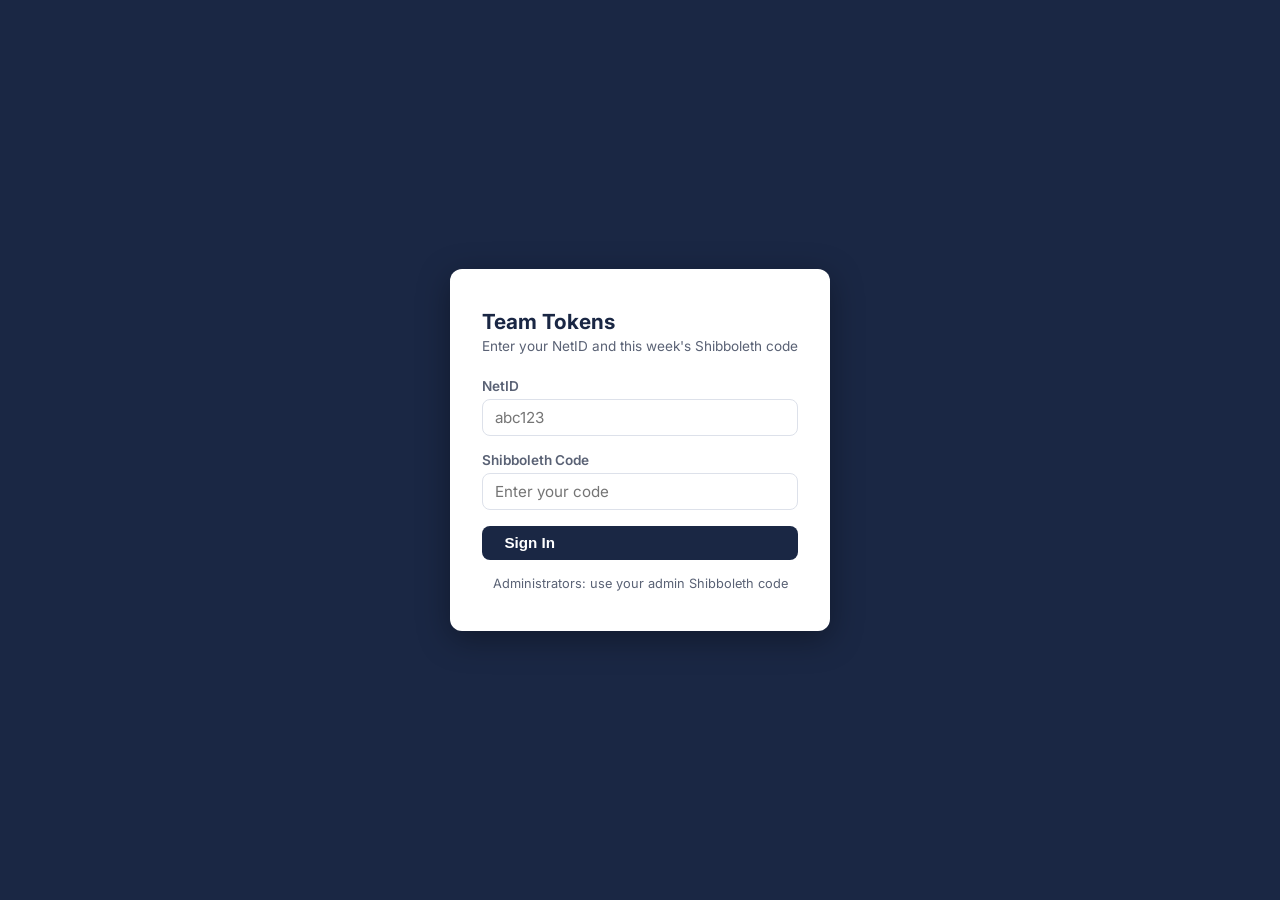
<file: index.html>
<!DOCTYPE html>
<html lang="en">
<head>
  <meta charset="UTF-8">
  <meta name="viewport" content="width=device-width, initial-scale=1.0">
  <title>Team Tokens — Sign In</title>
  <link rel="preconnect" href="https://fonts.googleapis.com">
  <link href="https://fonts.googleapis.com/css2?family=Inter:wght@400;600;700&display=swap" rel="stylesheet">
  <link rel="stylesheet" href="frontend/css/style.css">
</head>
<body>
<div class="login-wrap">
  <div class="login-card">
    <h1>Team Tokens</h1>
    <p class="subtitle">Enter your NetID and this week's Shibboleth code</p>

    <div id="login-error" class="status-bar error hidden"></div>

    <form id="login-form" novalidate>
      <label for="netid">NetID</label>
      <input type="text" id="netid" name="netid"
             autocomplete="username" placeholder="abc123" required>

      <label for="shibboleth">Shibboleth Code</label>
      <input type="password" id="shibboleth" name="shibboleth"
             autocomplete="off" placeholder="Enter your code" required>

      <button type="submit" class="btn btn-primary" style="width:100%" id="login-btn">
        Sign In
      </button>
    </form>

    <p class="text-sub" style="margin-top:1rem;text-align:center;font-size:.8rem">
      Administrators: use your admin Shibboleth code
    </p>
  </div>
</div>

<script type="module">
import { Auth } from './frontend/js/api.js';

const form   = document.getElementById('login-form');
const errBox = document.getElementById('login-error');
const btn    = document.getElementById('login-btn');

form.addEventListener('submit', async (e) => {
  e.preventDefault();
  errBox.classList.add('hidden');
  btn.disabled    = true;
  btn.textContent = 'Signing in…';

  const netid      = document.getElementById('netid').value.trim();
  const shibboleth = document.getElementById('shibboleth').value;

  try {
    const user = await Auth.login(netid, shibboleth);
    if (user.role === 'administrator' || user.role === 'instructor') {
      window.location.href = 'frontend/pages/admin.html';
    } else {
      window.location.href = 'frontend/pages/dashboard.html';
    }
  } catch (err) {
    errBox.textContent = err.message;
    errBox.classList.remove('hidden');
    btn.disabled    = false;
    btn.textContent = 'Sign In';
  }
});
</script>
</body>
</html>
</file>
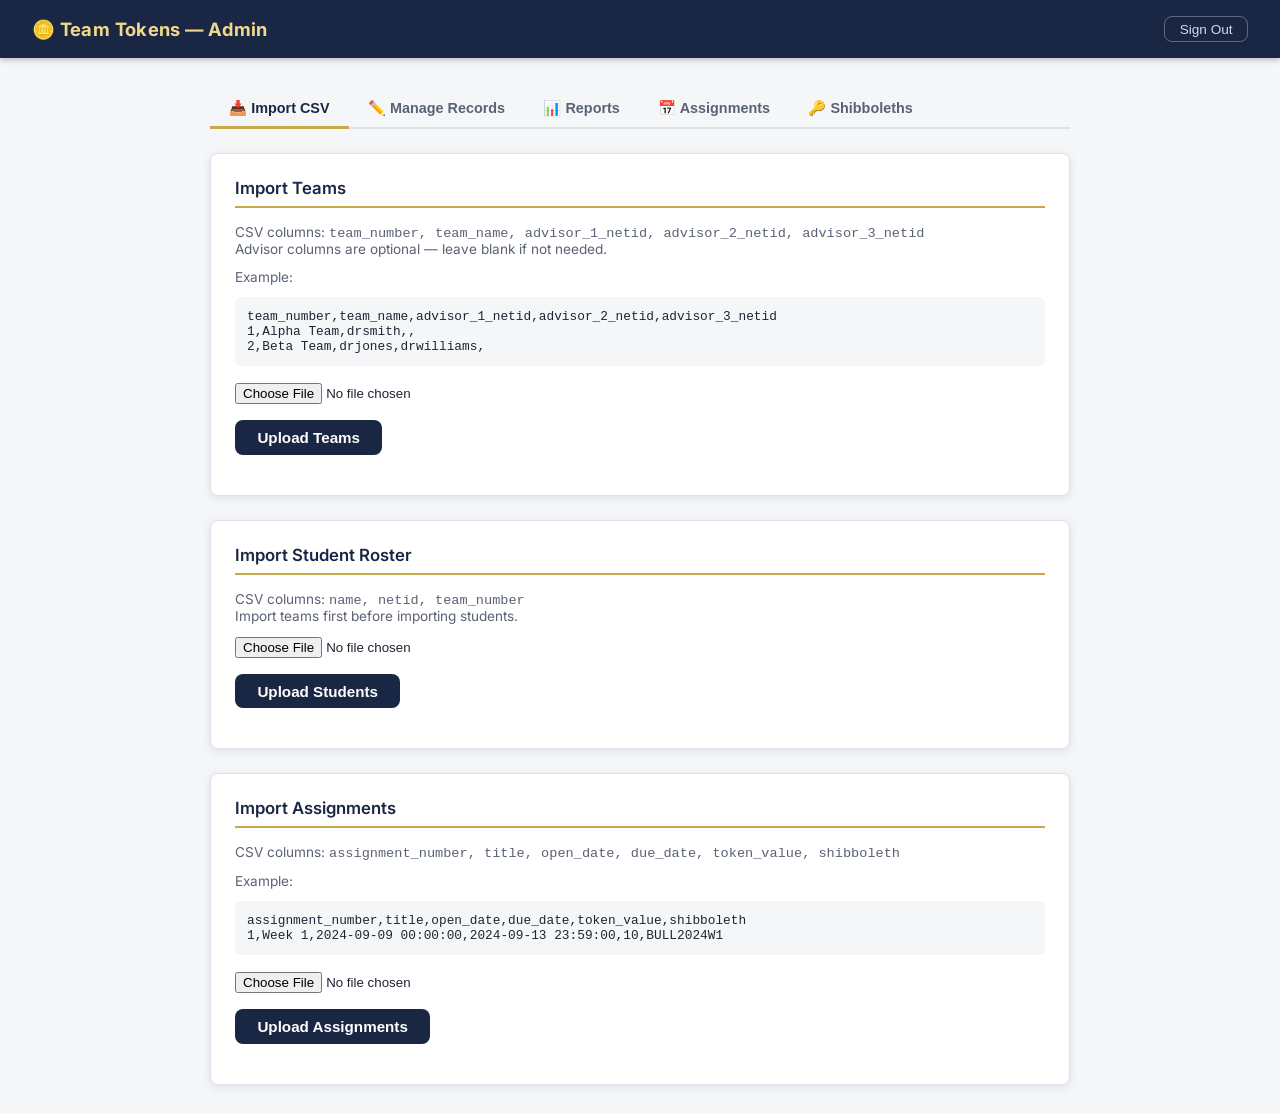
<file: frontend/pages/admin.html>
<!DOCTYPE html>
<html lang="en">
<head>
  <meta charset="UTF-8">
  <meta name="viewport" content="width=device-width, initial-scale=1.0">
  <title>Team Tokens — Admin</title>
  <link rel="preconnect" href="https://fonts.googleapis.com">
  <link href="https://fonts.googleapis.com/css2?family=Inter:wght@400;600;700&family=JetBrains+Mono:wght@400;600&display=swap" rel="stylesheet">
  <link rel="stylesheet" href="../css/style.css">
</head>
<body>

<header class="app-header">
  <span class="brand">🪙 Team Tokens — Admin</span>
  <span class="user-info" id="header-role"></span>
  <button class="btn-logout" id="logout-btn">Sign Out</button>
</header>

<div class="page-wrap">

  <div class="tab-bar">
    <button class="tab-btn active" data-tab="import">📥 Import CSV</button>
    <button class="tab-btn" data-tab="manage">✏️ Manage Records</button>
    <button class="tab-btn" data-tab="reports">📊 Reports</button>
    <button class="tab-btn" data-tab="assignments">📅 Assignments</button>
    <button class="tab-btn" data-tab="shibboleth">🔑 Shibboleths</button>
  </div>

  <!-- ── Tab: Import ─────────────────────────────────────────────────── -->
  <div id="tab-import">
    <div class="card">
      <h2>Import Teams</h2>
      <p class="text-sub" style="margin-bottom:.75rem">
        CSV columns: <code>team_number, team_name, advisor_1_netid, advisor_2_netid, advisor_3_netid</code><br>
        Advisor columns are optional — leave blank if not needed.
      </p>
      <p class="text-sub" style="margin-bottom:.75rem">Example:</p>
      <pre style="background:#f5f6f8;padding:.75rem;border-radius:6px;font-size:.8rem;margin-bottom:1rem">team_number,team_name,advisor_1_netid,advisor_2_netid,advisor_3_netid
1,Alpha Team,drsmith,,
2,Beta Team,drjones,drwilliams,</pre>
      <input type="file" id="import-teams-file" accept=".csv">
      <div class="btn-row">
        <button class="btn btn-primary" id="import-teams-btn">Upload Teams</button>
      </div>
      <div id="import-teams-result" class="mt1"></div>
    </div>

    <div class="card">
      <h2>Import Student Roster</h2>
      <p class="text-sub" style="margin-bottom:.75rem">
        CSV columns: <code>name, netid, team_number</code><br>
        Import teams first before importing students.
      </p>
      <input type="file" id="import-students-file" accept=".csv">
      <div class="btn-row">
        <button class="btn btn-primary" id="import-students-btn">Upload Students</button>
      </div>
      <div id="import-students-result" class="mt1"></div>
    </div>

    <div class="card">
      <h2>Import Assignments</h2>
      <p class="text-sub" style="margin-bottom:.75rem">
        CSV columns: <code>assignment_number, title, open_date, due_date, token_value, shibboleth</code>
      </p>
      <p class="text-sub" style="margin-bottom:.75rem">Example:</p>
      <pre style="background:#f5f6f8;padding:.75rem;border-radius:6px;font-size:.8rem;margin-bottom:1rem">assignment_number,title,open_date,due_date,token_value,shibboleth
1,Week 1,2024-09-09 00:00:00,2024-09-13 23:59:00,10,BULL2024W1</pre>
      <input type="file" id="import-assignments-file" accept=".csv">
      <div class="btn-row">
        <button class="btn btn-primary" id="import-assignments-btn">Upload Assignments</button>
      </div>
      <div id="import-assignments-result" class="mt1"></div>
    </div>
  </div>

  <!-- ── Tab: Manage ─────────────────────────────────────────────────── -->
  <div id="tab-manage" class="hidden">
    <div class="card">
      <h2>Students</h2>
      <div class="btn-row" style="margin-bottom:1rem">
        <button class="btn btn-secondary btn-sm" id="refresh-students">↻ Refresh</button>
      </div>
      <div id="students-table-wrap">Loading…</div>
    </div>
    <div class="card">
      <h2>Teams</h2>
      <div class="btn-row" style="margin-bottom:1rem">
        <button class="btn btn-secondary btn-sm" id="refresh-teams">↻ Refresh</button>
      </div>
      <div id="teams-table-wrap">Loading…</div>
    </div>
  </div>

  <!-- ── Tab: Reports ────────────────────────────────────────────────── -->
  <div id="tab-reports" class="hidden">
    <div class="card">
      <h2>Student Report</h2>
      <label for="report-student-select">Select Student</label>
      <select id="report-student-select"><option value="">— choose —</option></select>
      <div class="btn-row">
        <button class="btn btn-primary btn-sm" id="run-student-report">View Report</button>
        <button class="btn btn-secondary btn-sm" id="export-student-csv">Export CSV</button>
      </div>
      <div id="student-report-output" class="mt1"></div>
    </div>

    <div class="card">
      <h2>Advisor Report</h2>
      <label for="report-advisor-select">Select Advisor</label>
      <select id="report-advisor-select"><option value="">— choose —</option></select>
      <div class="btn-row">
        <button class="btn btn-primary btn-sm" id="run-advisor-report">View Report</button>
        <button class="btn btn-secondary btn-sm" id="export-advisor-csv">Export CSV</button>
      </div>
      <div id="advisor-report-output" class="mt1"></div>
    </div>

    <div class="card">
      <h2>Team Report</h2>
      <label for="report-team-select">Select Team</label>
      <select id="report-team-select"><option value="">— choose —</option></select>
      <div class="btn-row">
        <button class="btn btn-primary btn-sm" id="run-team-report">View Report</button>
        <button class="btn btn-secondary btn-sm" id="export-team-csv">Export CSV</button>
      </div>
      <div id="team-report-output" class="mt1"></div>
    </div>
  </div>

  <!-- ── Tab: Assignments ─────────────────────────────────────────────── -->
  <div id="tab-assignments" class="hidden">
    <div class="card">
      <h2>Create / Edit Assignment</h2>
      <input type="hidden" id="assignment-id">
      <label>Assignment Number</label>
      <input type="number" id="assignment-number" min="1">
      <label>Title</label>
      <input type="text" id="assignment-title">
      <label>Open Date</label>
      <input type="datetime-local" id="assignment-open">
      <label>Due Date</label>
      <input type="datetime-local" id="assignment-due">
      <label>Token Value</label>
      <input type="number" id="assignment-tokens" min="1" value="10">
      <label>Shibboleth Code</label>
      <input type="text" id="assignment-shibboleth" placeholder="e.g. BULL2024W1">
      <label>
        <input type="checkbox" id="assignment-active"> Active
      </label>
      <div class="btn-row mt1">
        <button class="btn btn-primary" id="save-assignment-btn">Save Assignment</button>
        <button class="btn btn-secondary" id="clear-assignment-btn">Clear</button>
      </div>
    </div>
    <div class="card">
      <h2>All Assignments</h2>
      <button class="btn btn-secondary btn-sm" id="refresh-assignments">↻ Refresh</button>
      <div id="assignments-table-wrap" class="mt1">Loading…</div>
    </div>
  </div>

  <!-- ── Tab: Shibboleths ─────────────────────────────────────────────── -->
  <div id="tab-shibboleth" class="hidden">
    <div class="card">
      <h2>🔑 Update Admin Shibboleth</h2>
      <p class="text-sub" style="margin-bottom:1rem">
        This is the code <strong>you</strong> use to log into the admin dashboard.
        Change it whenever you like. Keep it somewhere safe — there is no recovery
        other than updating it directly in the database via TablePlus.
      </p>
      <label for="admin-shib-input">New Admin Shibboleth Code</label>
      <input type="text" id="admin-shib-input" placeholder="Enter new admin shibboleth">
      <div class="btn-row">
        <button class="btn btn-primary" id="update-admin-shib-btn">Update Admin Shibboleth</button>
      </div>
      <div id="admin-shib-result" class="mt1"></div>
    </div>

    <div class="card">
      <h2>📋 Assignment Shibboleths</h2>
      <p class="text-sub" style="margin-bottom:1rem">
        These are the codes students use each week. They are set when you import
        or create assignments. To change a shibboleth, edit the assignment in the
        Assignments tab.
      </p>
      <button class="btn btn-secondary btn-sm" id="refresh-shibboleths">↻ Refresh</button>
      <div id="shibboleth-table-wrap" class="mt1">Loading…</div>
    </div>
  </div>

</div><!-- /page-wrap -->

<script type="module">
import { Auth, AdminImport, AdminReports, AdminManage } from '../js/api.js';

document.getElementById('logout-btn').addEventListener('click', async () => {
  await Auth.logout();
  window.location.href = '../../index.html';
});

// ── Tabs ─────────────────────────────────────────────────────────────────────
document.querySelectorAll('.tab-btn').forEach(btn => {
  btn.addEventListener('click', () => {
    document.querySelectorAll('.tab-btn').forEach(b => b.classList.remove('active'));
    btn.classList.add('active');
    document.querySelectorAll('[id^="tab-"]').forEach(t => t.classList.add('hidden'));
    document.getElementById('tab-' + btn.dataset.tab).classList.remove('hidden');
    if (btn.dataset.tab === 'manage')      loadManage();
    if (btn.dataset.tab === 'reports')     loadReportSelects();
    if (btn.dataset.tab === 'assignments') loadAssignments();
    if (btn.dataset.tab === 'shibboleth') loadShibboleths();
  });
});

// ── CSV Imports ───────────────────────────────────────────────────────────────
function setupImport(type, fileId, btnId, resultId) {
  document.getElementById(btnId).addEventListener('click', async () => {
    const file = document.getElementById(fileId).files[0];
    if (!file) { alert('Please select a CSV file first.'); return; }
    const res = document.getElementById(resultId);
    res.innerHTML = 'Uploading…';
    try {
      const data = await AdminImport.upload(type, file);
      res.innerHTML = `<span style="color:var(--success)">✅ ${data.created} record(s) imported.</span>`;
    } catch (err) {
      const errs = err.errors?.length
        ? '<ul>' + err.errors.map(e => `<li>${escHtml(e)}</li>`).join('') + '</ul>'
        : '';
      res.innerHTML = `<span style="color:var(--danger)">Error: ${escHtml(err.message)}</span>${errs}`;
    }
  });
}
setupImport('teams',       'import-teams-file',       'import-teams-btn',       'import-teams-result');
setupImport('students',    'import-students-file',    'import-students-btn',    'import-students-result');
setupImport('assignments', 'import-assignments-file', 'import-assignments-btn', 'import-assignments-result');

// ── Admin Shibboleth ──────────────────────────────────────────────────────────
document.getElementById('update-admin-shib-btn').addEventListener('click', async () => {
  const val = document.getElementById('admin-shib-input').value.trim();
  const res = document.getElementById('admin-shib-result');
  if (!val) { res.innerHTML = '<span style="color:var(--danger)">Please enter a shibboleth code.</span>'; return; }
  if (!confirm('Are you sure? You will need this new code to log in next time.')) return;
  try {
    await AdminImport.updateAdminShibboleth(val);
    res.innerHTML = '<span style="color:var(--success)">✅ Admin shibboleth updated. Use the new code on your next login.</span>';
    document.getElementById('admin-shib-input').value = '';
  } catch(e) {
    res.innerHTML = `<span style="color:var(--danger)">Error: ${escHtml(e.message)}</span>`;
  }
});

// ── Shibboleth tab — show assignment shibboleths ───────────────────────────────
async function loadShibboleths() {
  const wrap = document.getElementById('shibboleth-table-wrap');
  try {
    const list = await AdminManage.list('assignment');
    if (!list?.length) { wrap.innerHTML = '<p class="text-sub">No assignments yet.</p>'; return; }
    wrap.innerHTML = buildTable(
      list,
      ['assignment_number','title','open_date','due_date','shibboleth','is_active'],
      ['#','Title','Opens','Due','Shibboleth Code','Active']
    );
  } catch { wrap.textContent = 'Error loading assignments.'; }
}
document.getElementById('refresh-shibboleths').addEventListener('click', loadShibboleths);

// ── Manage tab ────────────────────────────────────────────────────────────────
async function loadManage() {
  try {
    const students = await AdminManage.list('student');
    document.getElementById('students-table-wrap').innerHTML = buildTable(
      students,
      ['name','netid','team_number','team_name'],
      ['Name','NetID','Team #','Team Name']
    );
  } catch { document.getElementById('students-table-wrap').textContent = 'Error loading students.'; }

  try {
    const teams = await AdminManage.list('team');
    document.getElementById('teams-table-wrap').innerHTML = buildTable(
      teams, ['team_number','team_name'], ['Team #','Team Name']
    );
  } catch { document.getElementById('teams-table-wrap').textContent = 'Error loading teams.'; }
}
document.getElementById('refresh-students').addEventListener('click', loadManage);
document.getElementById('refresh-teams').addEventListener('click', loadManage);

// ── Reports tab ───────────────────────────────────────────────────────────────
async function loadReportSelects() {
  try {
    const [students, advisors, teams] = await Promise.all([
      AdminReports.listStudents(), AdminReports.listAdvisors(), AdminReports.listTeams()
    ]);
    populateSelect('report-student-select', students, 'id', s => `${s.name} (${s.netid})`);
    populateSelect('report-advisor-select', advisors,  'id', a => a.name);
    populateSelect('report-team-select',    teams,     'id', t => `Team ${t.team_number}: ${t.team_name}`);
  } catch(e) { console.error(e); }
}

document.getElementById('run-student-report').addEventListener('click', async () => {
  const id = document.getElementById('report-student-select').value;
  if (!id) return;
  try {
    const data = await AdminReports.student(id);
    document.getElementById('student-report-output').innerHTML =
      `<h3>${escHtml(data.student.name)} (${escHtml(data.student.netid)})</h3>` +
      buildTable(data.assignments,
        ['assignment_number','title','tokens_cast','tokens_received','is_final','has_warnings'],
        ['Assignment','Title','Tokens Cast','Tokens Received','Final','Warnings']);
  } catch(e) { alert(e.message); }
});
document.getElementById('export-student-csv').addEventListener('click', () => {
  const id = document.getElementById('report-student-select').value;
  if (id) AdminReports.exportCsv('student', id);
});

document.getElementById('run-advisor-report').addEventListener('click', async () => {
  const id = document.getElementById('report-advisor-select').value;
  if (!id) return;
  try {
    const data = await AdminReports.advisor(id);
    document.getElementById('advisor-report-output').innerHTML =
      `<h3>${escHtml(data.advisor.name)}</h3>` +
      buildTable(data.grade_distribution,
        ['assignment_number','grade','count'], ['Assignment','Grade','Count']);
  } catch(e) { alert(e.message); }
});
document.getElementById('export-advisor-csv').addEventListener('click', () => {
  const id = document.getElementById('report-advisor-select').value;
  if (id) AdminReports.exportCsv('advisor', id);
});

document.getElementById('run-team-report').addEventListener('click', async () => {
  const id = document.getElementById('report-team-select').value;
  if (!id) return;
  try {
    const data = await AdminReports.team(id);
    document.getElementById('team-report-output').innerHTML =
      buildTable(data.data,
        ['name','netid','assignment_number','tokens_cast','tokens_received','is_final'],
        ['Name','NetID','Assignment','Cast','Received','Final']);
  } catch(e) { alert(e.message); }
});
document.getElementById('export-team-csv').addEventListener('click', () => {
  const id = document.getElementById('report-team-select').value;
  if (id) AdminReports.exportCsv('team', id);
});

// ── Assignments tab ───────────────────────────────────────────────────────────
async function loadAssignments() {
  try {
    const list = await AdminManage.list('assignment');
    document.getElementById('assignments-table-wrap').innerHTML = buildTable(
      list,
      ['assignment_number','title','open_date','due_date','token_value','shibboleth','is_active'],
      ['#','Title','Opens','Due','Tokens','Shibboleth','Active']
    );
  } catch { document.getElementById('assignments-table-wrap').textContent = 'Error.'; }
}
document.getElementById('refresh-assignments').addEventListener('click', loadAssignments);

document.getElementById('save-assignment-btn').addEventListener('click', async () => {
  const id = document.getElementById('assignment-id').value;
  const body = {
    assignment_number: parseInt(document.getElementById('assignment-number').value, 10),
    title:       document.getElementById('assignment-title').value,
    open_date:   document.getElementById('assignment-open').value,
    due_date:    document.getElementById('assignment-due').value,
    token_value: parseInt(document.getElementById('assignment-tokens').value, 10),
    shibboleth:  document.getElementById('assignment-shibboleth').value.trim(),
    is_active:   document.getElementById('assignment-active').checked,
  };
  try {
    if (id) { await AdminManage.update('assignment', id, body); }
    else    { await AdminManage.create('assignment', body); }
    clearAssignmentForm();
    loadAssignments();
  } catch(e) { alert(e.message); }
});
document.getElementById('clear-assignment-btn').addEventListener('click', clearAssignmentForm);

function clearAssignmentForm() {
  ['assignment-id','assignment-number','assignment-title','assignment-open',
   'assignment-due','assignment-shibboleth'].forEach(id => {
    document.getElementById(id).value = '';
  });
  document.getElementById('assignment-tokens').value  = 10;
  document.getElementById('assignment-active').checked = false;
}

// ── Utils ─────────────────────────────────────────────────────────────────────
function buildTable(rows, fields, headers) {
  if (!rows?.length) return '<p class="text-sub">No data.</p>';
  return `<table class="data-table">
    <thead><tr>${headers.map(h => `<th>${escHtml(h)}</th>`).join('')}</tr></thead>
    <tbody>${rows.map(r =>
      `<tr>${fields.map(f => `<td>${escHtml(String(r[f] ?? ''))}</td>`).join('')}</tr>`
    ).join('')}</tbody>
  </table>`;
}
function populateSelect(id, items, valField, labelFn) {
  const sel = document.getElementById(id);
  sel.innerHTML = '<option value="">— choose —</option>' +
    items.map(i => `<option value="${i[valField]}">${escHtml(labelFn(i))}</option>`).join('');
}
function escHtml(s) {
  return String(s).replace(/&/g,'&amp;').replace(/</g,'&lt;').replace(/>/g,'&gt;');
}
</script>
</body>
</html>
</file>
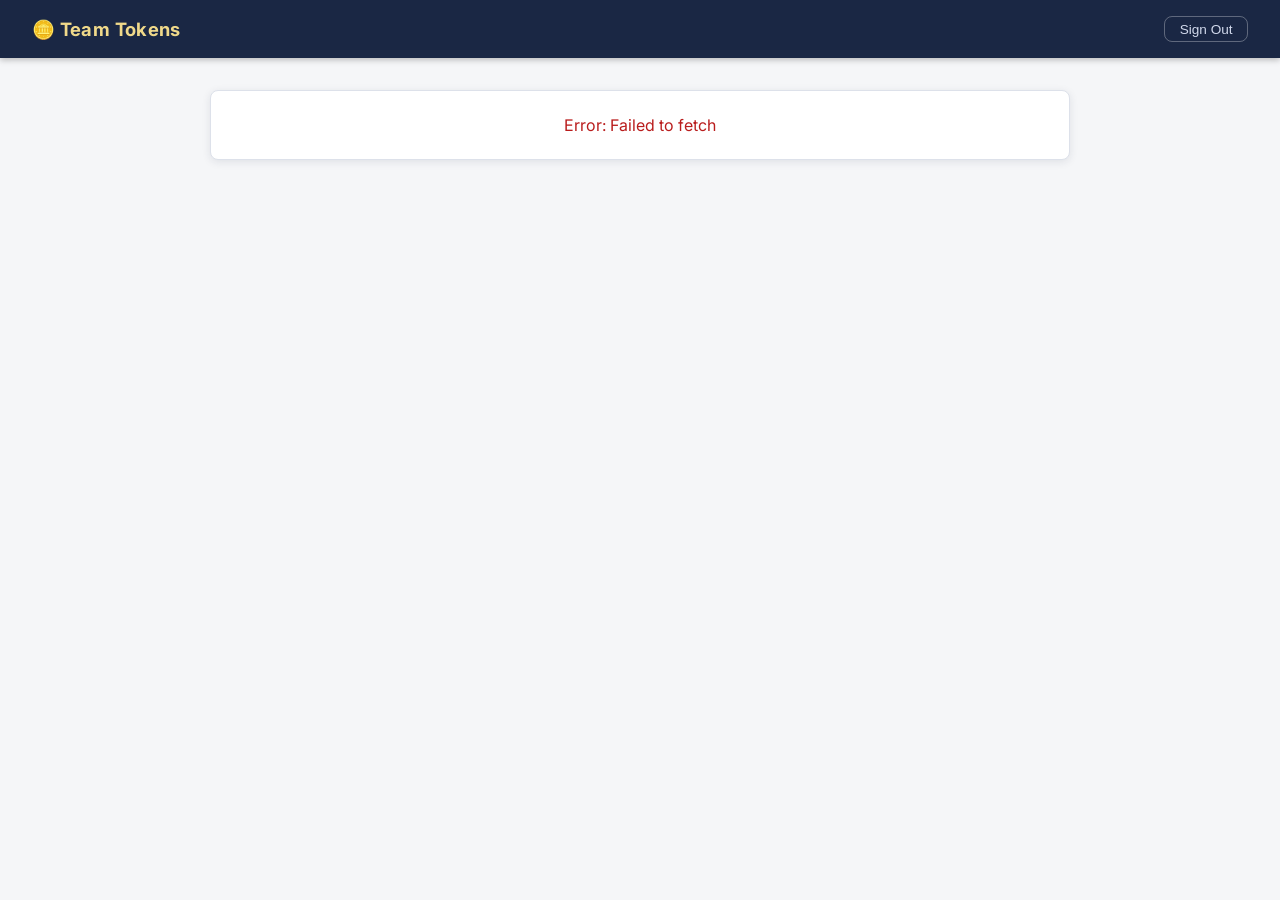
<file: frontend/pages/dashboard.html>
<!DOCTYPE html>
<html lang="en">
<head>
  <meta charset="UTF-8">
  <meta name="viewport" content="width=device-width, initial-scale=1.0">
  <title>Team Tokens — Dashboard</title>
  <link rel="preconnect" href="https://fonts.googleapis.com">
  <link href="https://fonts.googleapis.com/css2?family=Inter:wght@400;600;700&family=JetBrains+Mono:wght@400;600&display=swap" rel="stylesheet">
  <link rel="stylesheet" href="../css/style.css">
</head>
<body>

<header class="app-header">
  <span class="brand">🪙 Team Tokens</span>
  <span class="user-info" id="header-user"></span>
  <button class="btn-logout" id="logout-btn">Sign Out</button>
</header>

<div class="page-wrap">

  <!-- Loading -->
  <div id="loading" class="card" style="text-align:center;color:var(--text-sub)">
    Loading your dashboard…
  </div>

  <!-- Main content (hidden until loaded) -->
  <div id="main" class="hidden">

    <!-- Team Info -->
    <div class="card">
      <h2>📋 Assignment</h2>
      <div id="assignment-info"></div>
    </div>

    <!-- Status Bar -->
    <div id="status-bar" class="status-bar error" style="margin-bottom:1rem"></div>

    <!-- Token Allocation -->
    <div class="card">
      <h2>🪙 Token Allocation</h2>
      <p class="text-sub" style="margin-bottom:1rem">
        Distribute exactly <strong id="token-required">?</strong> tokens among your teammates.
      </p>
      <div id="teammate-list"></div>
      <div class="token-summary">
        <span>Total allocated:</span>
        <span class="token-total" id="token-total-display">0</span>
        <span id="token-total-label"></span>
      </div>
    </div>

    <!-- Advisor Grades -->
    <div class="card">
      <h2>⭐ Advisor Evaluations</h2>
      <div id="advisor-list"></div>
    </div>

    <!-- Advisor Meeting -->
    <div class="card">
      <h2>💬 Advisor Meeting</h2>
      <label for="meeting-ans">Did your team meet with your advisor this week?
        Briefly describe what was discussed.</label>
      <textarea id="meeting-ans" rows="4" maxlength="2000"
                placeholder="Describe your advisor meeting…"></textarea>
    </div>

    <!-- Comments -->
    <div class="card">
      <h2>📝 Comments</h2>
      <label for="comments">Additional comments (required if warnings are present)</label>
      <textarea id="comments" rows="4" maxlength="5000"
                placeholder="Optional comments…"></textarea>
    </div>

    <!-- Actions -->
    <div class="btn-row">
      <button class="btn btn-secondary" id="save-draft-btn">💾 Save Draft</button>
      <button class="btn btn-primary"   id="submit-btn">✅ Final Submit</button>
    </div>
    <p class="text-sub mt1" id="submit-note"></p>

  </div><!-- /main -->
</div><!-- /page-wrap -->

<script type="module">
import { Auth, Student } from '../js/api.js';

// ── State ───────────────────────────────────────────────────────────────────
let dashData      = null;
let tokenRequired = 0;
// Map<recipient_id, tokens>
const allocationMap = {};

// ── Boot ────────────────────────────────────────────────────────────────────
async function boot() {
  try {
    dashData = await Student.getDashboard();
  } catch (err) {
    if (err.status === 401) {
      window.location.href = '../index.html';
      return;
    }
    showFatalError(err.message);
    return;
  }

  const { team, teammates, advisors, assignment, draft } = dashData;

  document.getElementById('loading').classList.add('hidden');
  document.getElementById('main').classList.remove('hidden');
  document.getElementById('header-user').textContent =
    `${dashData.name ?? ''} — Team ${team.team_number}: ${team.team_name}`;

  if (!assignment) {
    document.getElementById('assignment-info').innerHTML =
      '<p class="text-sub">No assignment is currently open.</p>';
    document.getElementById('save-draft-btn').disabled = true;
    document.getElementById('submit-btn').disabled = true;
    return;
  }

  tokenRequired = parseInt(assignment.token_value, 10);
  document.getElementById('token-required').textContent = tokenRequired;

  renderAssignment(assignment);
  renderTeammates(teammates, draft);
  renderAdvisors(advisors, draft);
  restoreDraft(draft);
  updateStatus();
}

// ── Render assignment info ───────────────────────────────────────────────────
function renderAssignment(a) {
  const due = new Date(a.due_date).toLocaleString();
  document.getElementById('assignment-info').innerHTML = `
    <p><strong>Assignment ${a.assignment_number}:</strong> ${escHtml(a.title ?? '')}</p>
    <p class="text-sub">Due: ${due}</p>
  `;
}

// ── Render token rows ─────────────────────────────────────────────────────────
function renderTeammates(teammates, draft) {
  const container = document.getElementById('teammate-list');
  if (!teammates.length) {
    container.innerHTML = '<p class="text-sub">No teammates found.</p>';
    return;
  }

  // Pre-fill from draft
  if (draft?.token_allocations) {
    for (const a of draft.token_allocations) {
      allocationMap[a.recipient_id] = a.tokens ?? 0;
    }
  } else {
    // Default: distribute evenly
    const share = Math.floor(tokenRequired / teammates.length);
    teammates.forEach(t => { allocationMap[t.id] = share; });
  }

  container.innerHTML = teammates.map(t => `
    <div class="teammate-row" data-id="${t.id}">
      <div>
        <div class="teammate-name">${escHtml(t.name)}</div>
        <div class="teammate-netid">${escHtml(t.netid)}</div>
      </div>
      <input type="range" class="token-slider" min="0" max="${tokenRequired}"
             value="${allocationMap[t.id] ?? 0}" data-id="${t.id}">
      <input type="number" class="token-num" min="0" max="${tokenRequired}"
             value="${allocationMap[t.id] ?? 0}" data-id="${t.id}">
      <div class="inc-dec">
        <button data-id="${t.id}" data-delta="-1">−</button>
        <button data-id="${t.id}" data-delta="1">+</button>
      </div>
    </div>
  `).join('');

  // ── Sync the three controls ─────────────────────────────────────────────
  container.addEventListener('input', (e) => {
    const id = parseInt(e.target.dataset.id, 10);
    if (!id) return;
    const val = Math.max(0, parseInt(e.target.value, 10) || 0);
    setAllocation(id, val);
  });

  container.addEventListener('click', (e) => {
    const delta = e.target.dataset.delta;
    const id    = parseInt(e.target.dataset.id, 10);
    if (!delta || !id) return;
    setAllocation(id, (allocationMap[id] ?? 0) + parseInt(delta, 10));
  });
}

function setAllocation(id, val) {
  val = Math.max(0, val);
  allocationMap[id] = val;
  // Update all controls for this id
  document.querySelectorAll(`[data-id="${id}"]`).forEach(el => {
    if (el.tagName === 'INPUT') el.value = val;
  });
  updateStatus();
}

// ── Render advisor grade rows ─────────────────────────────────────────────────
function renderAdvisors(advisors, draft) {
  const container = document.getElementById('advisor-list');
  if (!advisors.length) {
    container.innerHTML = '<p class="text-sub">No advisors assigned.</p>';
    return;
  }

  const savedGrades = {};
  if (draft?.advisor_grades) {
    draft.advisor_grades.forEach(g => { savedGrades[g.advisor_id] = g.grade; });
  }

  container.innerHTML = advisors.map(a => `
    <div class="advisor-row">
      <span class="advisor-name">${escHtml(a.name)}</span>
      <select class="grade-select" data-advisor-id="${a.id}">
        <option value="">— Select grade —</option>
        ${['A','B','C','D','F'].map(g =>
          `<option value="${g}" ${savedGrades[a.id] === g ? 'selected' : ''}>${g}</option>`
        ).join('')}
      </select>
    </div>
  `).join('');

  container.addEventListener('change', updateStatus);
}

// ── Restore draft text fields ─────────────────────────────────────────────────
function restoreDraft(draft) {
  if (!draft) return;
  document.getElementById('meeting-ans').value = draft.advisor_meeting_ans ?? '';
  document.getElementById('comments').value    = draft.comments ?? '';
  if (draft.is_final) {
    document.getElementById('submit-btn').disabled  = true;
    document.getElementById('save-draft-btn').disabled = true;
    document.getElementById('submit-note').textContent =
      'This submission is final. Contact your instructor to reopen it.';
  }
}

// ── Validation & status ───────────────────────────────────────────────────────
function collectPayload() {
  const token_allocations = Object.entries(allocationMap).map(([recipient_id, tokens]) => ({
    recipient_id: parseInt(recipient_id, 10),
    tokens: parseInt(tokens, 10),
  }));

  const advisor_grades = [...document.querySelectorAll('.grade-select')]
    .filter(s => s.value)
    .map(s => ({ advisor_id: parseInt(s.dataset.advisorId, 10), grade: s.value }));

  return {
    assignment_id:      dashData.assignment.id,
    token_allocations,
    advisor_grades,
    advisor_meeting_ans: document.getElementById('meeting-ans').value.trim(),
    comments:            document.getElementById('comments').value.trim(),
  };
}

function validate(payload) {
  const errors   = [];
  const warnings = [];

  const total = payload.token_allocations.reduce((s, a) => s + a.tokens, 0);
  if (total !== tokenRequired) {
    errors.push(`Total tokens must equal ${tokenRequired} (currently ${total}).`);
  }

  const advisorCount = document.querySelectorAll('.grade-select').length;
  if (payload.advisor_grades.length < advisorCount) {
    errors.push('All advisor grades must be selected.');
  }

  if (!payload.advisor_meeting_ans) {
    errors.push('Advisor meeting answer is required.');
  }

  // Warnings
  const avg = tokenRequired / (payload.token_allocations.length || 1);
  for (const a of payload.token_allocations) {
    if (a.tokens < avg * 0.5) {
      warnings.push('One or more teammates received a significantly low token allocation.');
      break;
    }
  }
  for (const g of payload.advisor_grades) {
    if (['D','F'].includes(g.grade)) {
      warnings.push('One or more advisors received a low grade (D or F).');
      break;
    }
  }
  if (warnings.length && !payload.comments) {
    errors.push('Comments are required when warnings are present.');
  }

  return { errors, warnings };
}

function updateStatus() {
  const payload  = collectPayload();
  const { errors, warnings } = validate(payload);
  const bar      = document.getElementById('status-bar');
  const total    = payload.token_allocations.reduce((s, a) => s + a.tokens, 0);
  const totalEl  = document.getElementById('token-total-display');

  totalEl.textContent = total;
  totalEl.className = 'token-total ' + (total === tokenRequired ? 'ok' : total > tokenRequired ? 'over' : 'under');

  const submitBtn = document.getElementById('submit-btn');

  if (errors.length) {
    bar.className = 'status-bar error';
    bar.innerHTML = '<strong>Please fix these issues:</strong><ul>' +
      errors.map(e => `<li>${escHtml(e)}</li>`).join('') + '</ul>';
    submitBtn.disabled = true;
  } else if (warnings.length) {
    bar.className = 'status-bar warning';
    bar.innerHTML = '<strong>⚠ Warnings:</strong><ul>' +
      warnings.map(w => `<li>${escHtml(w)}</li>`).join('') + '</ul>';
    submitBtn.disabled = false;
  } else {
    bar.className = 'status-bar ready';
    bar.textContent = '✅ Ready to submit.';
    submitBtn.disabled = false;
  }
}

// ── Actions ───────────────────────────────────────────────────────────────────
async function doSubmit(isFinal) {
  const payload = { ...collectPayload(), is_final: isFinal };
  const btn = isFinal
    ? document.getElementById('submit-btn')
    : document.getElementById('save-draft-btn');
  btn.disabled = true;
  btn.textContent = isFinal ? 'Submitting…' : 'Saving…';

  try {
    await (isFinal ? Student.finalSubmit(payload) : Student.saveDraft(payload));
    if (isFinal) {
      document.getElementById('submit-note').textContent =
        '✅ Final submission recorded. You cannot edit it further.';
      document.getElementById('submit-btn').textContent = '✅ Submitted';
      document.getElementById('save-draft-btn').disabled = true;
    } else {
      btn.disabled = false;
      btn.textContent = '💾 Save Draft';
      document.getElementById('submit-note').textContent = 'Draft saved.';
    }
  } catch (err) {
    btn.disabled = false;
    btn.textContent = isFinal ? '✅ Final Submit' : '💾 Save Draft';
    alert('Error: ' + err.message);
  }
}

document.getElementById('save-draft-btn').addEventListener('click', () => doSubmit(false));
document.getElementById('submit-btn').addEventListener('click', async () => {
  if (!confirm('Are you sure? Final submissions cannot be edited.')) return;
  doSubmit(true);
});
document.getElementById('logout-btn').addEventListener('click', async () => {
  await Auth.logout();
  window.location.href = '../index.html';
});

// ── Util ─────────────────────────────────────────────────────────────────────
function escHtml(s) {
  return String(s).replace(/&/g,'&amp;').replace(/</g,'&lt;').replace(/>/g,'&gt;');
}
function showFatalError(msg) {
  document.getElementById('loading').innerHTML =
    `<p style="color:var(--danger)">Error: ${escHtml(msg)}</p>`;
}

boot();
</script>
</body>
</html>
</file>
<file: frontend/css/style.css>
/* frontend/css/style.css */

/* ── Design tokens ─────────────────────────────────────────────────── */
:root {
  --navy:      #1a2744;
  --navy-mid:  #2d3f6b;
  --gold:      #c9a84c;
  --gold-lt:   #f0d98a;
  --bg:        #f5f6f8;
  --surface:   #ffffff;
  --border:    #dde1ea;
  --text:      #1e2433;
  --text-sub:  #5a6275;
  --success:   #1e7e4c;
  --warning:   #a06000;
  --danger:    #b91c1c;
  --radius:    8px;
  --shadow:    0 2px 8px rgba(26,39,68,.10);
  --font-body: 'Inter', system-ui, sans-serif;
  --font-mono: 'JetBrains Mono', 'Courier New', monospace;
}

/* ── Reset ─────────────────────────────────────────────────────────── */
*, *::before, *::after { box-sizing: border-box; margin: 0; padding: 0; }
html { font-size: 16px; }
body {
  font-family: var(--font-body);
  background: var(--bg);
  color: var(--text);
  min-height: 100vh;
}
a { color: var(--navy-mid); }

/* ── Layout ─────────────────────────────────────────────────────────── */
.app-header {
  background: var(--navy);
  color: #fff;
  display: flex;
  align-items: center;
  justify-content: space-between;
  padding: 0 2rem;
  height: 58px;
  box-shadow: 0 2px 6px rgba(0,0,0,.25);
}
.app-header .brand {
  font-weight: 700;
  font-size: 1.15rem;
  letter-spacing: .02em;
  color: var(--gold-lt);
}
.app-header .user-info { font-size: .85rem; color: #b0bdd6; }
.app-header .btn-logout {
  background: none;
  border: 1px solid rgba(255,255,255,.3);
  color: #d0d8eb;
  padding: .3rem .9rem;
  border-radius: var(--radius);
  cursor: pointer;
  font-size: .85rem;
}
.app-header .btn-logout:hover { background: rgba(255,255,255,.1); }

.page-wrap {
  max-width: 900px;
  margin: 2rem auto;
  padding: 0 1.25rem;
}

/* ── Cards ──────────────────────────────────────────────────────────── */
.card {
  background: var(--surface);
  border: 1px solid var(--border);
  border-radius: var(--radius);
  box-shadow: var(--shadow);
  padding: 1.5rem;
  margin-bottom: 1.5rem;
}
.card h2 {
  font-size: 1.05rem;
  font-weight: 600;
  color: var(--navy);
  margin-bottom: 1rem;
  padding-bottom: .5rem;
  border-bottom: 2px solid var(--gold);
  display: flex;
  align-items: center;
  gap: .5rem;
}

/* ── Token Allocation ──────────────────────────────────────────────── */
.teammate-row {
  display: grid;
  grid-template-columns: 1fr 160px 90px 72px;
  align-items: center;
  gap: 1rem;
  padding: .75rem 0;
  border-bottom: 1px solid var(--border);
}
.teammate-row:last-child { border-bottom: none; }
.teammate-name { font-weight: 500; }
.teammate-netid { font-size: .8rem; color: var(--text-sub); }

.token-slider {
  width: 100%;
  accent-color: var(--navy-mid);
}
.token-num {
  width: 70px;
  padding: .35rem .5rem;
  border: 1px solid var(--border);
  border-radius: var(--radius);
  font-family: var(--font-mono);
  font-size: .95rem;
  text-align: center;
}
.token-num:focus { outline: 2px solid var(--navy-mid); }

.inc-dec {
  display: flex;
  gap: .25rem;
}
.inc-dec button {
  width: 30px; height: 30px;
  background: var(--navy);
  color: #fff;
  border: none;
  border-radius: var(--radius);
  font-size: 1.1rem;
  cursor: pointer;
  display: flex; align-items: center; justify-content: center;
}
.inc-dec button:hover { background: var(--navy-mid); }

.token-summary {
  display: flex;
  align-items: center;
  gap: 1rem;
  margin-top: 1rem;
  font-size: .95rem;
}
.token-total { font-weight: 700; font-family: var(--font-mono); font-size: 1.1rem; }
.token-total.ok    { color: var(--success); }
.token-total.over  { color: var(--danger); }
.token-total.under { color: var(--warning); }

/* ── Advisor Grades ────────────────────────────────────────────────── */
.advisor-row {
  display: flex;
  align-items: center;
  gap: 1rem;
  padding: .65rem 0;
  border-bottom: 1px solid var(--border);
}
.advisor-row:last-child { border-bottom: none; }
.advisor-name { flex: 1; font-weight: 500; }
.grade-select {
  padding: .35rem .7rem;
  border: 1px solid var(--border);
  border-radius: var(--radius);
  font-size: .95rem;
  background: var(--surface);
}
.grade-select:focus { outline: 2px solid var(--navy-mid); }

/* ── Status bar ─────────────────────────────────────────────────────── */
.status-bar {
  padding: .75rem 1rem;
  border-radius: var(--radius);
  font-size: .9rem;
  margin-bottom: 1rem;
}
.status-bar.ready   { background: #e6f4ed; color: var(--success); border: 1px solid #a3d8b8; }
.status-bar.warning { background: #fff8e1; color: var(--warning); border: 1px solid #ffe082; }
.status-bar.error   { background: #fde8e8; color: var(--danger);  border: 1px solid #f5a3a3; }

.status-bar ul { margin: .4rem 0 0 1.2rem; }

/* ── Buttons ─────────────────────────────────────────────────────────── */
.btn {
  display: inline-flex;
  align-items: center;
  gap: .4rem;
  padding: .55rem 1.4rem;
  border-radius: var(--radius);
  border: none;
  font-size: .95rem;
  font-weight: 600;
  cursor: pointer;
  transition: background .15s, opacity .15s;
}
.btn-primary { background: var(--navy); color: #fff; }
.btn-primary:hover { background: var(--navy-mid); }
.btn-secondary { background: var(--gold); color: var(--navy); }
.btn-secondary:hover { background: var(--gold-lt); }
.btn-danger { background: var(--danger); color: #fff; }
.btn-sm { padding: .3rem .8rem; font-size: .82rem; }
.btn:disabled { opacity: .45; cursor: not-allowed; }

.btn-row { display: flex; gap: .75rem; flex-wrap: wrap; margin-top: 1rem; }

/* ── Forms ──────────────────────────────────────────────────────────── */
label { display: block; font-size: .85rem; font-weight: 600; margin-bottom: .3rem; color: var(--text-sub); }
input[type=text], input[type=password], input[type=email],
input[type=date], select, textarea {
  width: 100%;
  padding: .5rem .75rem;
  border: 1px solid var(--border);
  border-radius: var(--radius);
  font-family: var(--font-body);
  font-size: .95rem;
  background: var(--surface);
  color: var(--text);
  margin-bottom: 1rem;
}
input:focus, select:focus, textarea:focus {
  outline: 2px solid var(--navy-mid);
  border-color: var(--navy-mid);
}
textarea { resize: vertical; min-height: 90px; }

/* ── Login page ─────────────────────────────────────────────────────── */
.login-wrap {
  min-height: 100vh;
  display: flex;
  flex-direction: column;
  align-items: center;
  justify-content: center;
  background: var(--navy);
}
.login-card {
  background: var(--surface);
  padding: 2.5rem 2rem;
  border-radius: 12px;
  width: 100%;
  max-width: 380px;
  box-shadow: 0 8px 32px rgba(0,0,0,.35);
}
.login-card h1 {
  font-size: 1.3rem;
  margin-bottom: .25rem;
  color: var(--navy);
}
.login-card .subtitle { font-size: .85rem; color: var(--text-sub); margin-bottom: 1.5rem; }

/* ── Tables ─────────────────────────────────────────────────────────── */
.data-table { width: 100%; border-collapse: collapse; font-size: .9rem; }
.data-table th {
  background: var(--navy);
  color: #fff;
  text-align: left;
  padding: .6rem .8rem;
  font-weight: 600;
}
.data-table td { padding: .55rem .8rem; border-bottom: 1px solid var(--border); }
.data-table tr:hover td { background: #f0f2f7; }

/* ── Tabs (admin) ───────────────────────────────────────────────────── */
.tab-bar {
  display: flex;
  gap: 0;
  border-bottom: 2px solid var(--border);
  margin-bottom: 1.5rem;
}
.tab-btn {
  padding: .6rem 1.2rem;
  background: none;
  border: none;
  border-bottom: 3px solid transparent;
  margin-bottom: -2px;
  font-size: .9rem;
  font-weight: 600;
  color: var(--text-sub);
  cursor: pointer;
}
.tab-btn.active {
  color: var(--navy);
  border-bottom-color: var(--gold);
}

/* ── Utility ─────────────────────────────────────────────────────────── */
.hidden { display: none !important; }
.mt1 { margin-top: 1rem; }
.text-sub { color: var(--text-sub); font-size: .85rem; }

@media (max-width: 600px) {
  .teammate-row { grid-template-columns: 1fr 80px 60px 64px; gap: .5rem; }
  .page-wrap { padding: 0 .75rem; }
}
</file>
